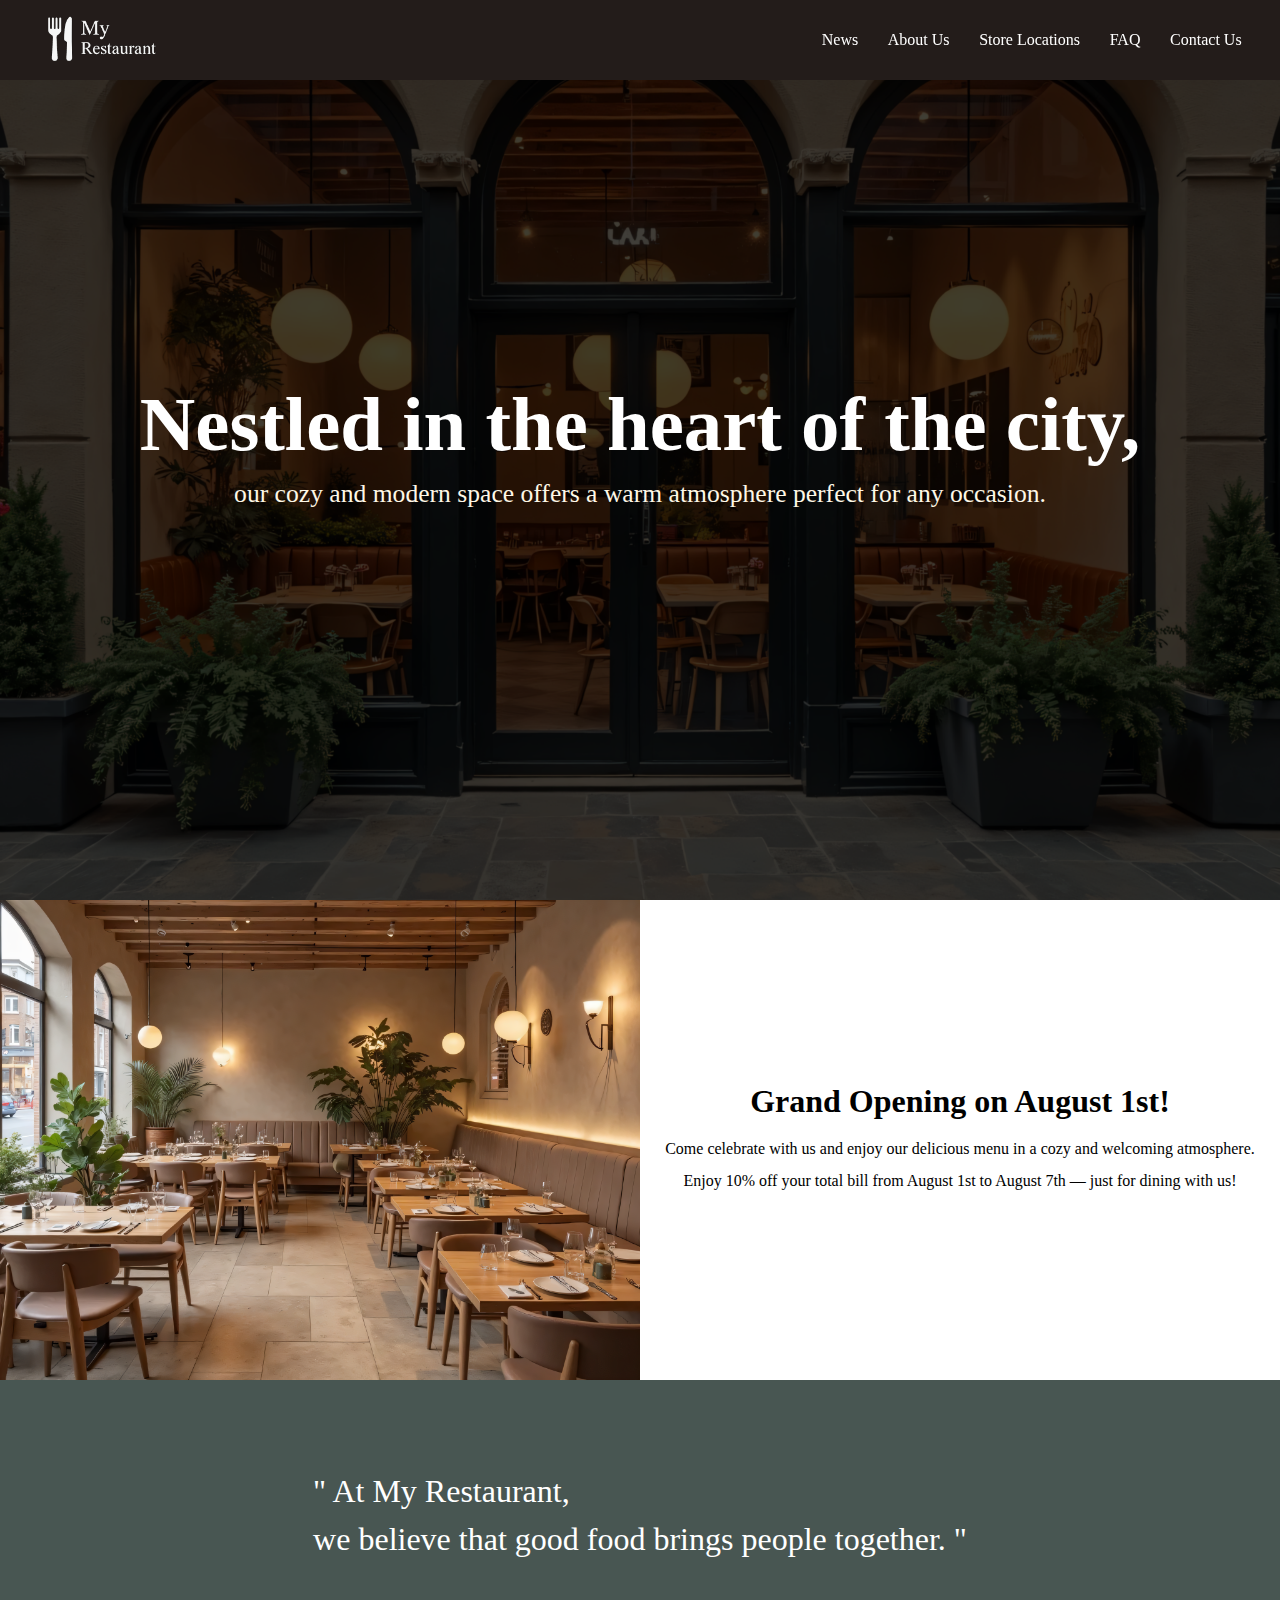
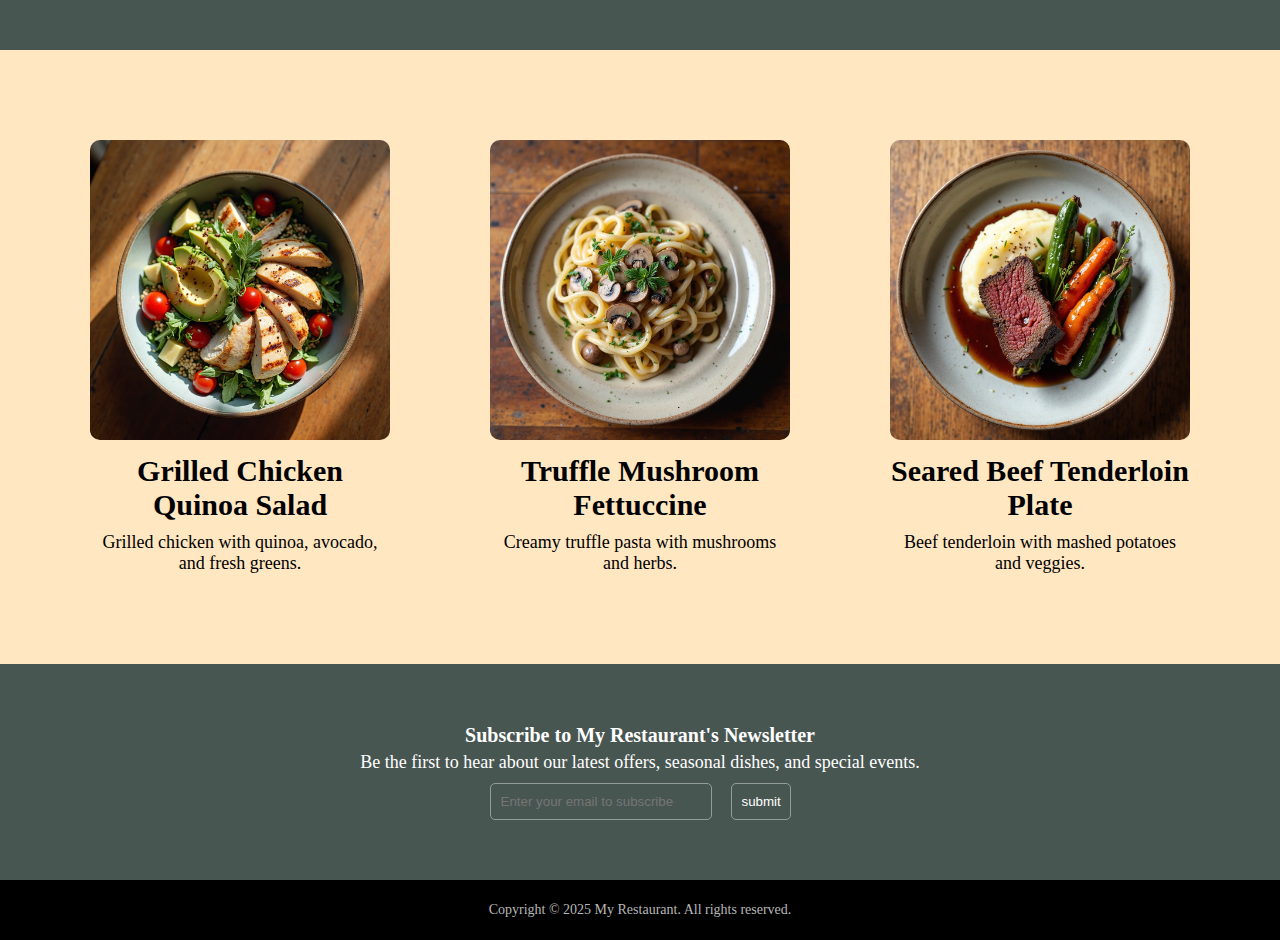
<file: index.html>
<!DOCTYPE html>
<html lang="en">
<head>
    <meta charset="UTF-8">
    <meta name="viewport" content="width=device-width, initial-scale=1.0">
    <title>My Restaurant</title>
    <link rel="stylesheet" href="style.css">
</head>
<body>
    <header>
        <h1>My Restaurant</h1>
        <nav>
            <ul>
                <li><a href="#">News</a></li>
                <li><a href="#">About Us</a></li>
                <li><a href="#">Store Locations</a></li>
                <li><a href="#">FAQ</a></li>
                <li><a href="#">Contact Us</a></li>
            </ul>
        </nav>
    </header>
    <main>
        <section class="news">
            <h2>Nestled in the heart of the city, </h2>
            <p> our cozy and modern space offers a warm atmosphere perfect for any occasion. </p>
        </section>

        <section class="shop">
            <img src="images/shop01.png" alt="My Restaurant">
            <div class="info">
                <h2>Grand Opening on August 1st!</h2>
                <p>Come celebrate with us and enjoy our delicious menu in a cozy and welcoming atmosphere.<br>
                Enjoy 10% off your total bill from August 1st to August 7th — just for dining with us!</p>
            </div>
        </section>

        <section class="slogan">
            <blockquote>" At My Restaurant, <br>we believe that good food brings people together. "</blockquote>
        </section>
        
        <section class="dishes">
            <div>
                <img src="images/dishes01.png" alt="Grilled Chicken Quinoa Salad">
                <h3>Grilled Chicken Quinoa Salad</h3>
                <p>Grilled chicken with quinoa, avocado, and fresh greens.</p>
            </div>
            <div>
                <img src="images/dishes02.png" alt="Truffle Mushroom Fettuccine">
                <h3>Truffle Mushroom Fettuccine</h3>
                <p>Creamy truffle pasta with mushrooms and herbs.</p>
            </div>
            <div>
                <img src="images/dishes03.png" alt="Seared Beef Tenderloin Plate">
                <h3>Seared Beef Tenderloin Plate</h3>
                <p>Beef tenderloin with mashed potatoes and veggies.</p>
            </div>
        </section>

        <section class="newsletter">
            <h4>Subscribe to My Restaurant's Newsletter</h4>
            <p>Be the first to hear about our latest offers, seasonal dishes, and special events.</p>
            <form>
                <input type="email" placeholder="Enter your email to subscribe" required>
                <button type="submit">submit</button>
            </form>
        </section>
    </main>
    <footer>
        <p>Copyright © 2025 My Restaurant. All rights reserved.</p>
    </footer>
</body>
</html>
</file>
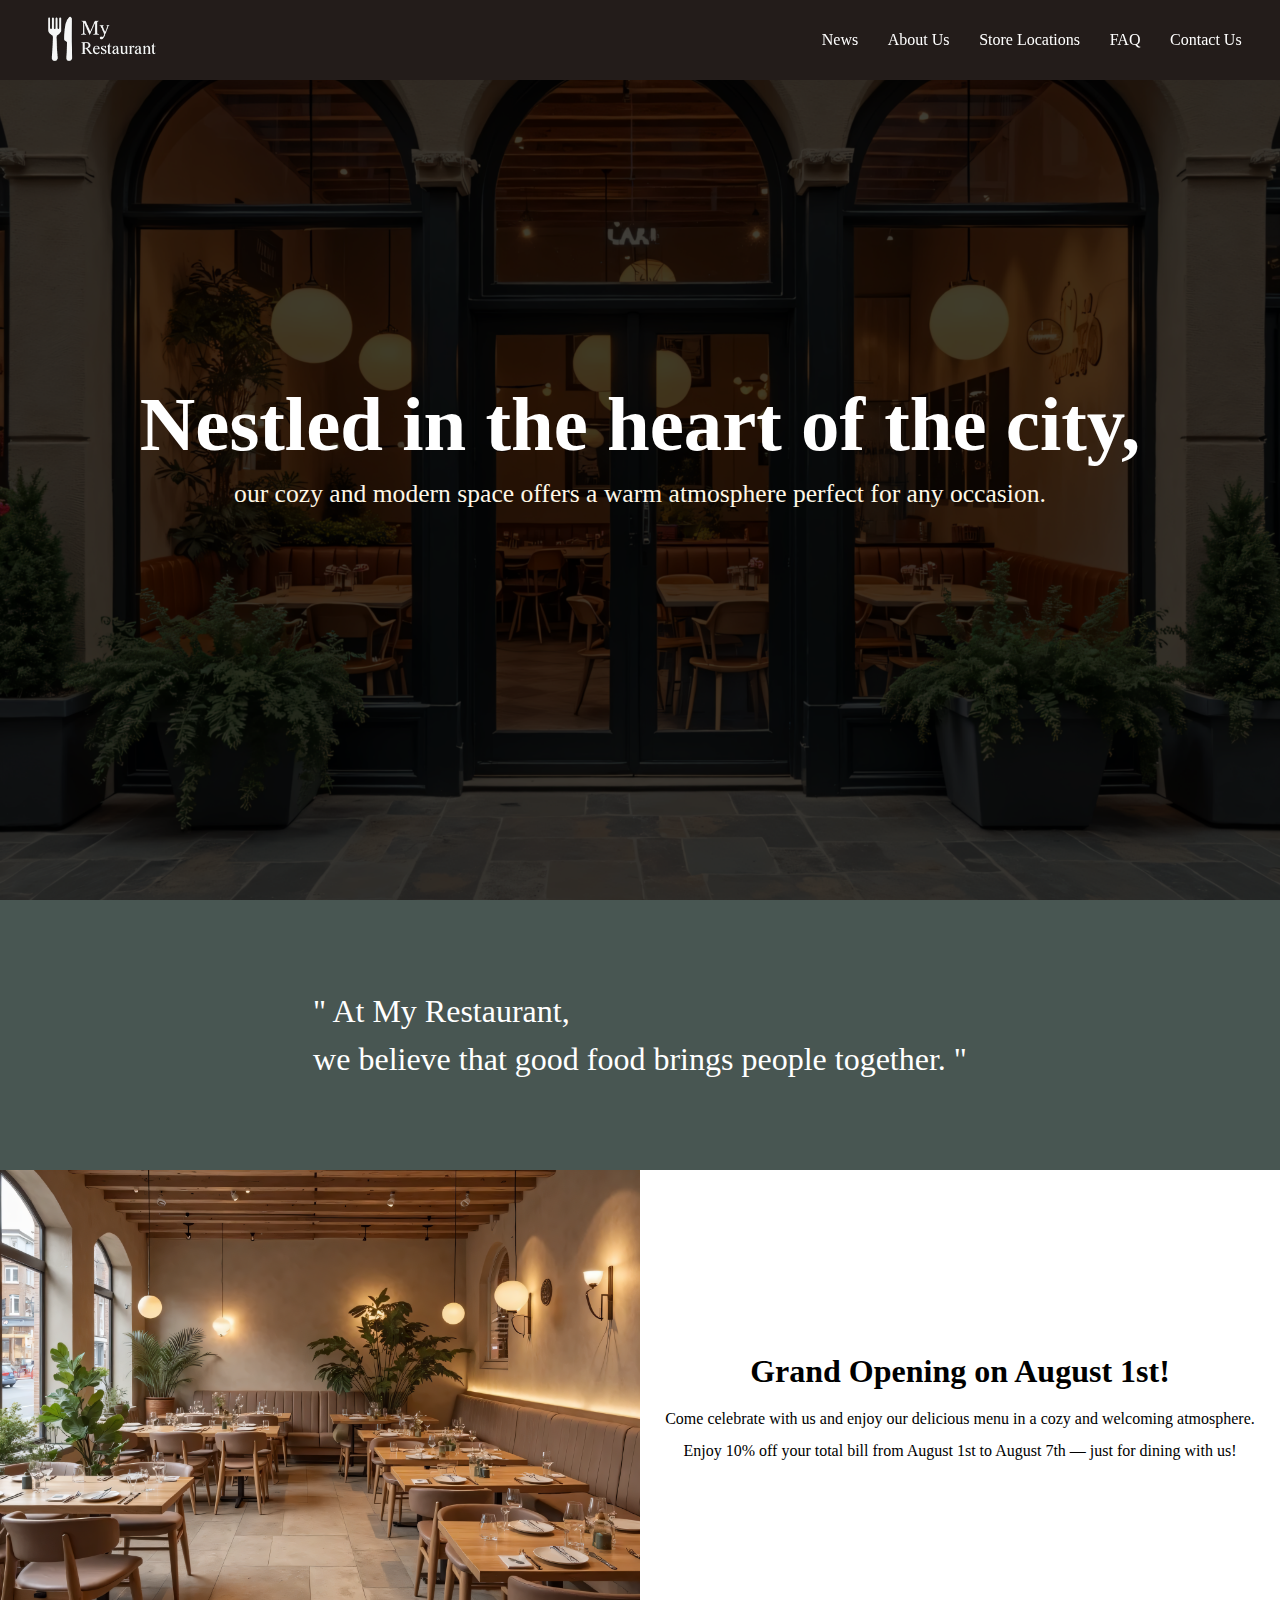
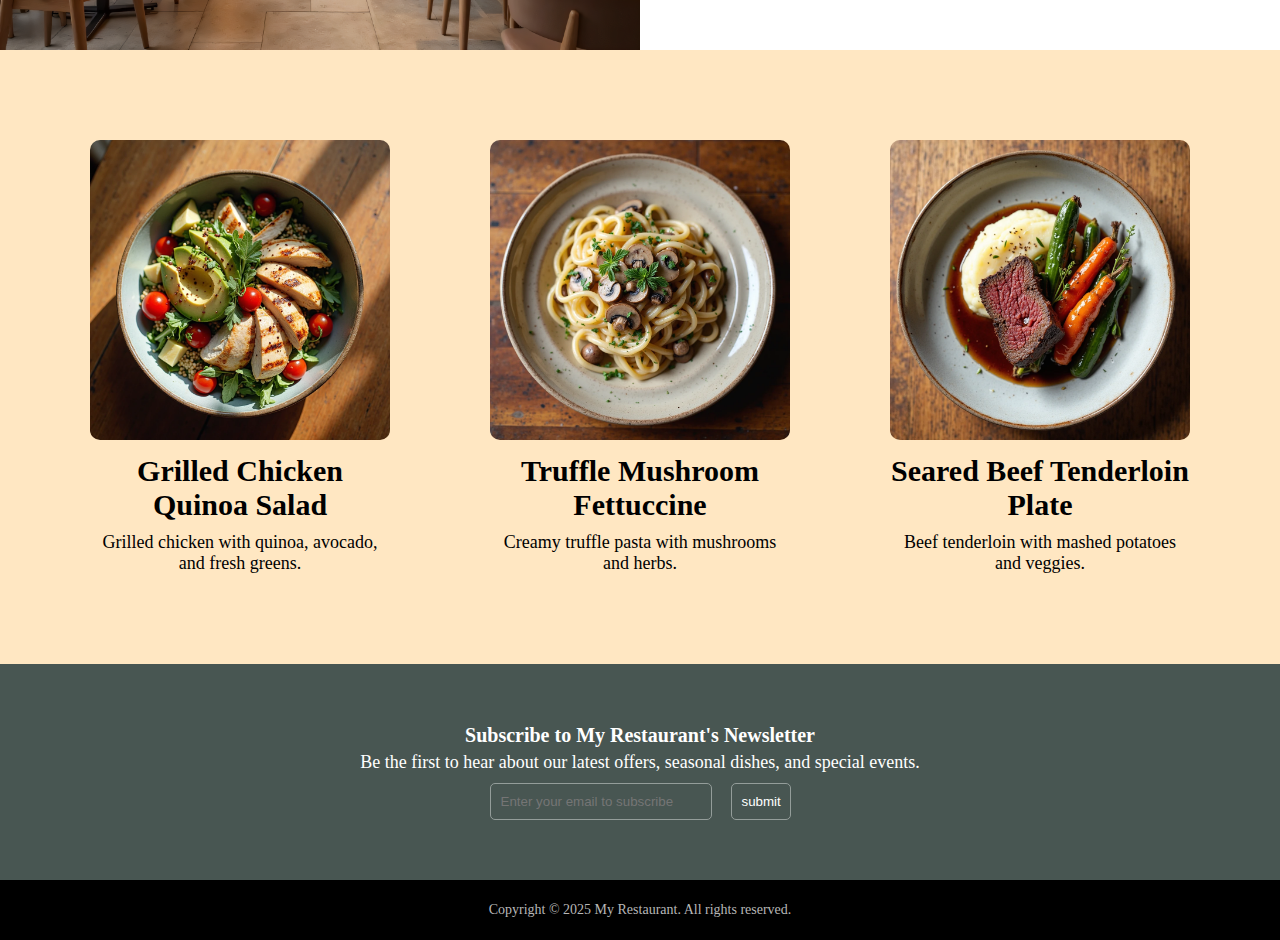
<file: project0617/index.html>
<!DOCTYPE html>
<html lang="en">
<head>
    <meta charset="UTF-8">
    <meta name="viewport" content="width=device-width, initial-scale=1.0">
    <title>My Restaurant</title>
    <link rel="stylesheet" href="style.css">
</head>
<body>
    <header>
        <h1>My Restaurant</h1>
        <nav>
            <ul>
                <li><a href="#">News</a></li>
                <li><a href="#">About Us</a></li>
                <li><a href="#">Store Locations</a></li>
                <li><a href="#">FAQ</a></li>
                <li><a href="#">Contact Us</a></li>
            </ul>
        </nav>
    </header>
    <main>
        <section class="news">
            <h2>Nestled in the heart of the city, </h2>
            <p> our cozy and modern space offers a warm atmosphere perfect for any occasion. </p>
        </section>

        <section class="slogan">
            <blockquote>" At My Restaurant, <br>we believe that good food brings people together. "</blockquote>
        </section>

        <section class="shop">
            <img src="images/shop01.png" alt="My Restaurant">
            <div class="info">
                <h2>Grand Opening on August 1st!</h2>
                <p>Come celebrate with us and enjoy our delicious menu in a cozy and welcoming atmosphere.<br>
                Enjoy 10% off your total bill from August 1st to August 7th — just for dining with us!</p>
            </div>
        </section>

        <section class="dishes">
            <div>
                <img src="images/dishes01.png" alt="Grilled Chicken Quinoa Salad">
                <h3>Grilled Chicken Quinoa Salad</h3>
                <p>Grilled chicken with quinoa, avocado, and fresh greens.</p>
            </div>
            <div>
                <img src="images/dishes02.png" alt="Truffle Mushroom Fettuccine">
                <h3>Truffle Mushroom Fettuccine</h3>
                <p>Creamy truffle pasta with mushrooms and herbs.</p>
            </div>
            <div>
                <img src="images/dishes03.png" alt="Seared Beef Tenderloin Plate">
                <h3>Seared Beef Tenderloin Plate</h3>
                <p>Beef tenderloin with mashed potatoes and veggies.</p>
            </div>
        </section>

        <section class="newsletter">
            <h4>Subscribe to My Restaurant's Newsletter</h4>
            <p>Be the first to hear about our latest offers, seasonal dishes, and special events.</p>
            <form>
                <input type="email" placeholder="Enter your email to subscribe" required>
                <button type="submit">submit</button>
            </form>
        </section>
    </main>
    <footer>
        <p>Copyright © 2025 My Restaurant. All rights reserved.</p>
    </footer>
</body>
</html>
</file>
<file: style.css>
* {
    padding: 0;
    margin: 0;
}
header {
    background-color: #231C1A;
    height: 80px;
    width: 100%;
    display: flex;
    align-items: center;
    position: fixed;   ;
}
h1 {
    width: 200px;
    height: 150px;
    background-image:url(images/logo.png);
    background-size: contain;
    background-repeat: no-repeat;
    background-position: center;
    text-indent: -9999px;
}
header ul {
    position:absolute;
    right: 1vw;
    top: 0;
    line-height: 80px;
}
header li {
    display: inline;
    margin-right: 2vw;
}
header a {
    color: white;
    text-decoration: none;
}
header a:hover{
    text-decoration: underline;
}

.news {
    background-color: antiquewhite;
    color: white;
    height: 100vh;
    background-image: url("images/shop02.PNG");
    background-repeat: no-repeat;
    background-size: cover;
    background-position: center;
    display: flex;
    flex-direction: column;
    align-items: center;
    justify-content: center;
}
.news h2 {
    font-size: 6vw;
}
.news p{
    color: #FEF7E6;
    font-size: 2vw;
    margin: 10px 0;
}

.slogan {
    background-color: #485652;
    color: white;
    height: 30vh;
    display: flex;
    align-items: center;
    justify-content: center;
    font-size: 2.5vw;
    line-height: 1.5em;
}

.shop {
    display: flex;
}
.shop img {
    width: 50%;
}
.info {
    width: 50%;
    background-color: white;
    display: flex;
    flex-direction: column;
    align-items: center;
    justify-content: center;
}
.info h2 {
    font-size: 2.5vw;
    margin-bottom: 1vw;
}
.info p {
    text-align: center;
    line-height: 2em;
}

.dishes {
    display: flex;
    background-color: rgb(255, 231, 194);
    justify-content: center;
    align-items: flex-start;
    padding: 10vh 5vw;
    gap: 100px;
    overflow: auto;
}
.dishes div {
    width: 300px;
    text-align: center;
}
.dishes img {
    width: 100%;
    border-radius: 10px;
}
.dishes h3 {
    font-size: 30px;
    margin: 10px 0;
}
.dishes p {
    font-size: 18px;
}

.newsletter {
    background-color: #485652;
    color: white;
    padding: 60px 0;
    display: flex;
    flex-direction: column;
    justify-content: center;
    align-items: center;
}
.newsletter h4 {
    font-size: 20px;
    margin-bottom: 5px;
}
.newsletter p {
    font-size: 18px;
    margin-bottom: 10px;
}
.newsletter input, .newsletter button {
    background-color: transparent;
    color: white;
    border: 1px solid #949d9a;
    padding: 10px;
    border-radius: 5px;
}
.newsletter input {
    width: 200px;
    margin-right: 15px;
}
.newsletter button {
    width: 60px;
    cursor: pointer;
}

footer {
    background-color: black;
    color: #b7b7b7;
    height: 60px;
    display: flex;
    align-items: center;
    justify-content: center;
    font-size: 14px;
}
</file>
<file: project0617/style.css>
* {
    padding: 0;
    margin: 0;
}
header {
    background-color: #231C1A;
    height: 80px;
    width: 100%;
    display: flex;
    align-items: center;
    position: fixed;   ;
}
h1 {
    width: 200px;
    height: 150px;
    background-image:url(images/logo.png);
    background-size: contain;
    background-repeat: no-repeat;
    background-position: center;
    text-indent: -9999px;
}
header ul {
    position:absolute;
    right: 1vw;
    top: 0;
    line-height: 80px;
}
header li {
    display: inline;
    margin-right: 2vw;
}
header a {
    color: white;
    text-decoration: none;
}
header a:hover{
    text-decoration: underline;
}

.news {
    background-color: antiquewhite;
    color: white;
    height: 100vh;
    background-image: url("images/shop02.PNG");
    background-repeat: no-repeat;
    background-size: cover;
    background-position: center;
    display: flex;
    flex-direction: column;
    align-items: center;
    justify-content: center;
}
.news h2 {
    font-size: 6vw;
}
.news p{
    color: #FEF7E6;
    font-size: 2vw;
    margin: 10px 0;
}

.slogan {
    background-color: #485652;
    color: white;
    height: 30vh;
    display: flex;
    align-items: center;
    justify-content: center;
    font-size: 2.5vw;
    line-height: 1.5em;
}

.shop {
    display: flex;
}
.shop img {
    width: 50%;
}
.info {
    width: 50%;
    background-color: white;
    display: flex;
    flex-direction: column;
    align-items: center;
    justify-content: center;
}
.info h2 {
    font-size: 2.5vw;
    margin-bottom: 1vw;
}
.info p {
    text-align: center;
    line-height: 2em;
}

.dishes {
    display: flex;
    background-color: rgb(255, 231, 194);
    justify-content: center;
    align-items: flex-start;
    padding: 10vh 5vw;
    gap: 100px;
    overflow: auto;
}
.dishes div {
    width: 300px;
    text-align: center;
}
.dishes img {
    width: 100%;
    border-radius: 10px;
}
.dishes h3 {
    font-size: 30px;
    margin: 10px 0;
}
.dishes p {
    font-size: 18px;
}

.newsletter {
    background-color: #485652;
    color: white;
    padding: 60px 0;
    display: flex;
    flex-direction: column;
    justify-content: center;
    align-items: center;
}
.newsletter h4 {
    font-size: 20px;
    margin-bottom: 5px;
}
.newsletter p {
    font-size: 18px;
    margin-bottom: 10px;
}
.newsletter input, .newsletter button {
    background-color: transparent;
    color: white;
    border: 1px solid #949d9a;
    padding: 10px;
    border-radius: 5px;
}
.newsletter input {
    width: 200px;
    margin-right: 15px;
}
.newsletter button {
    width: 60px;
    cursor: pointer;
}

footer {
    background-color: black;
    color: #b7b7b7;
    height: 60px;
    display: flex;
    align-items: center;
    justify-content: center;
    font-size: 14px;
}
</file>
